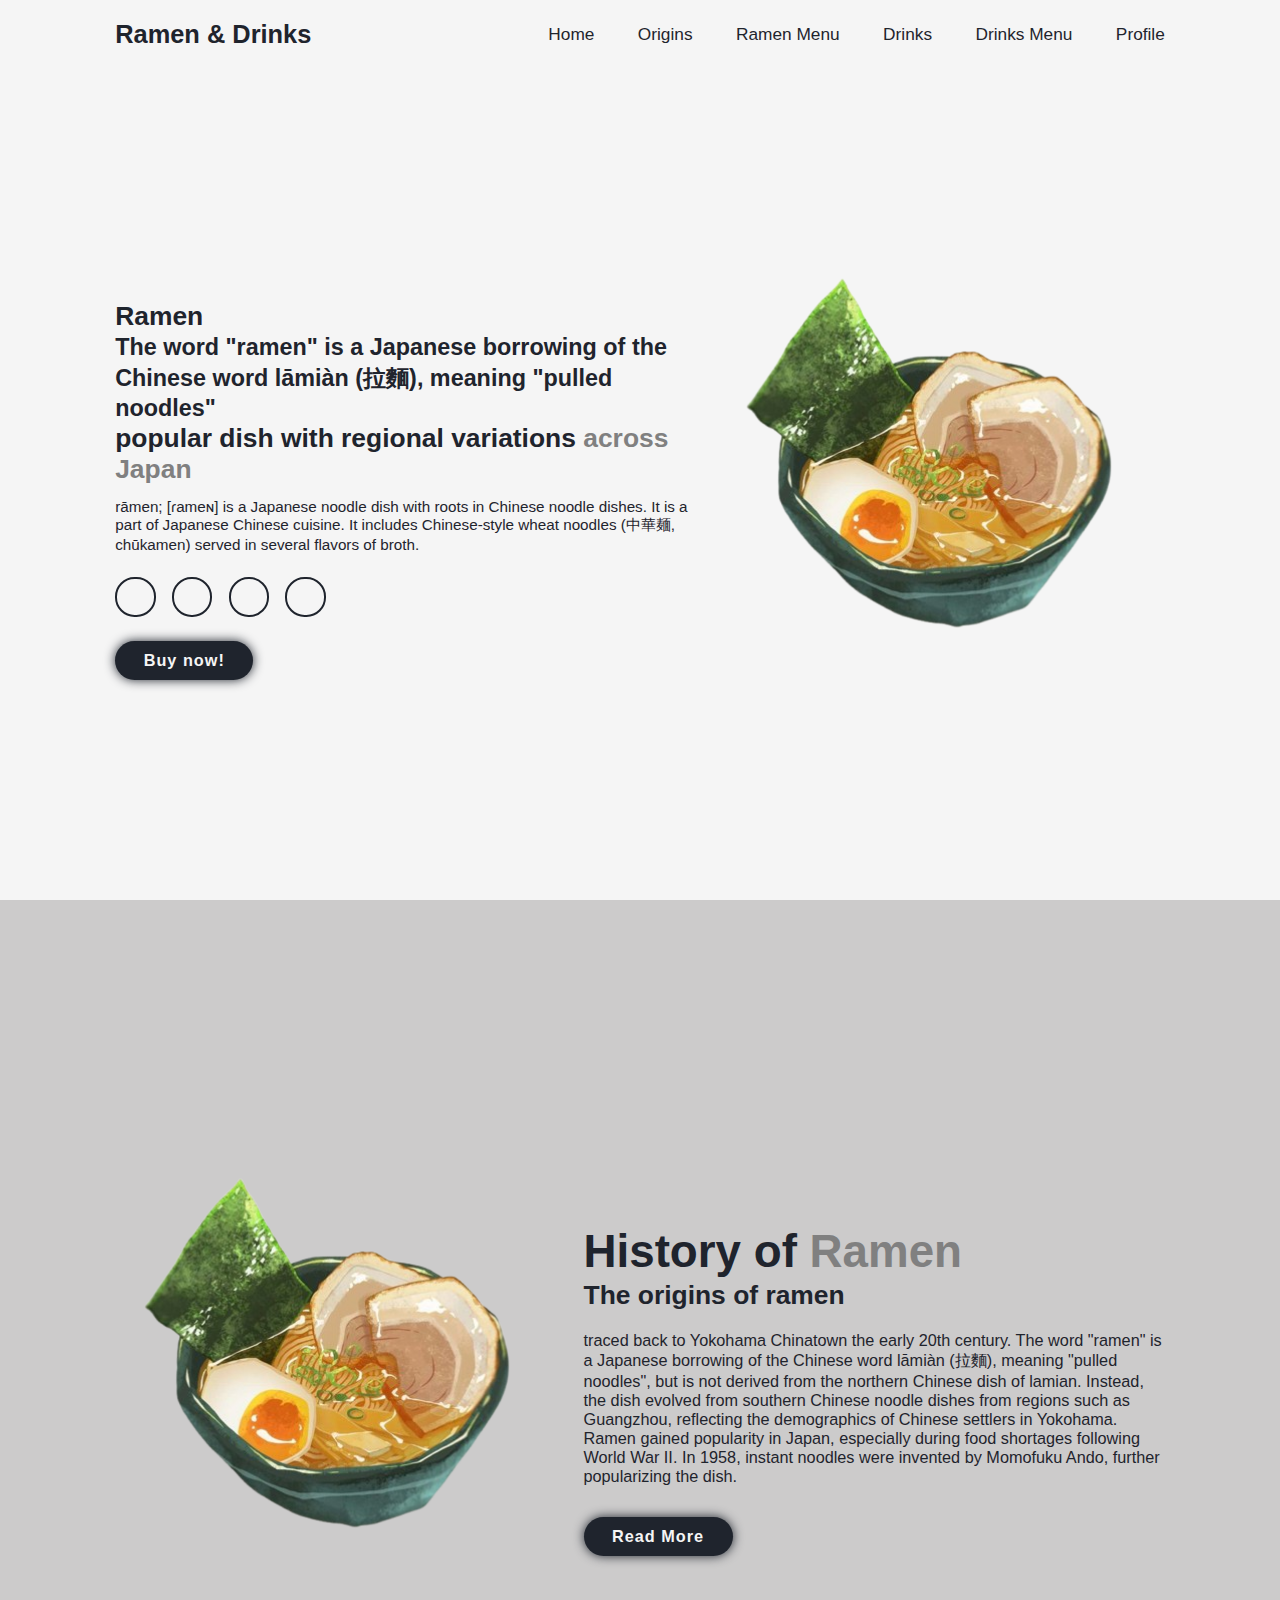
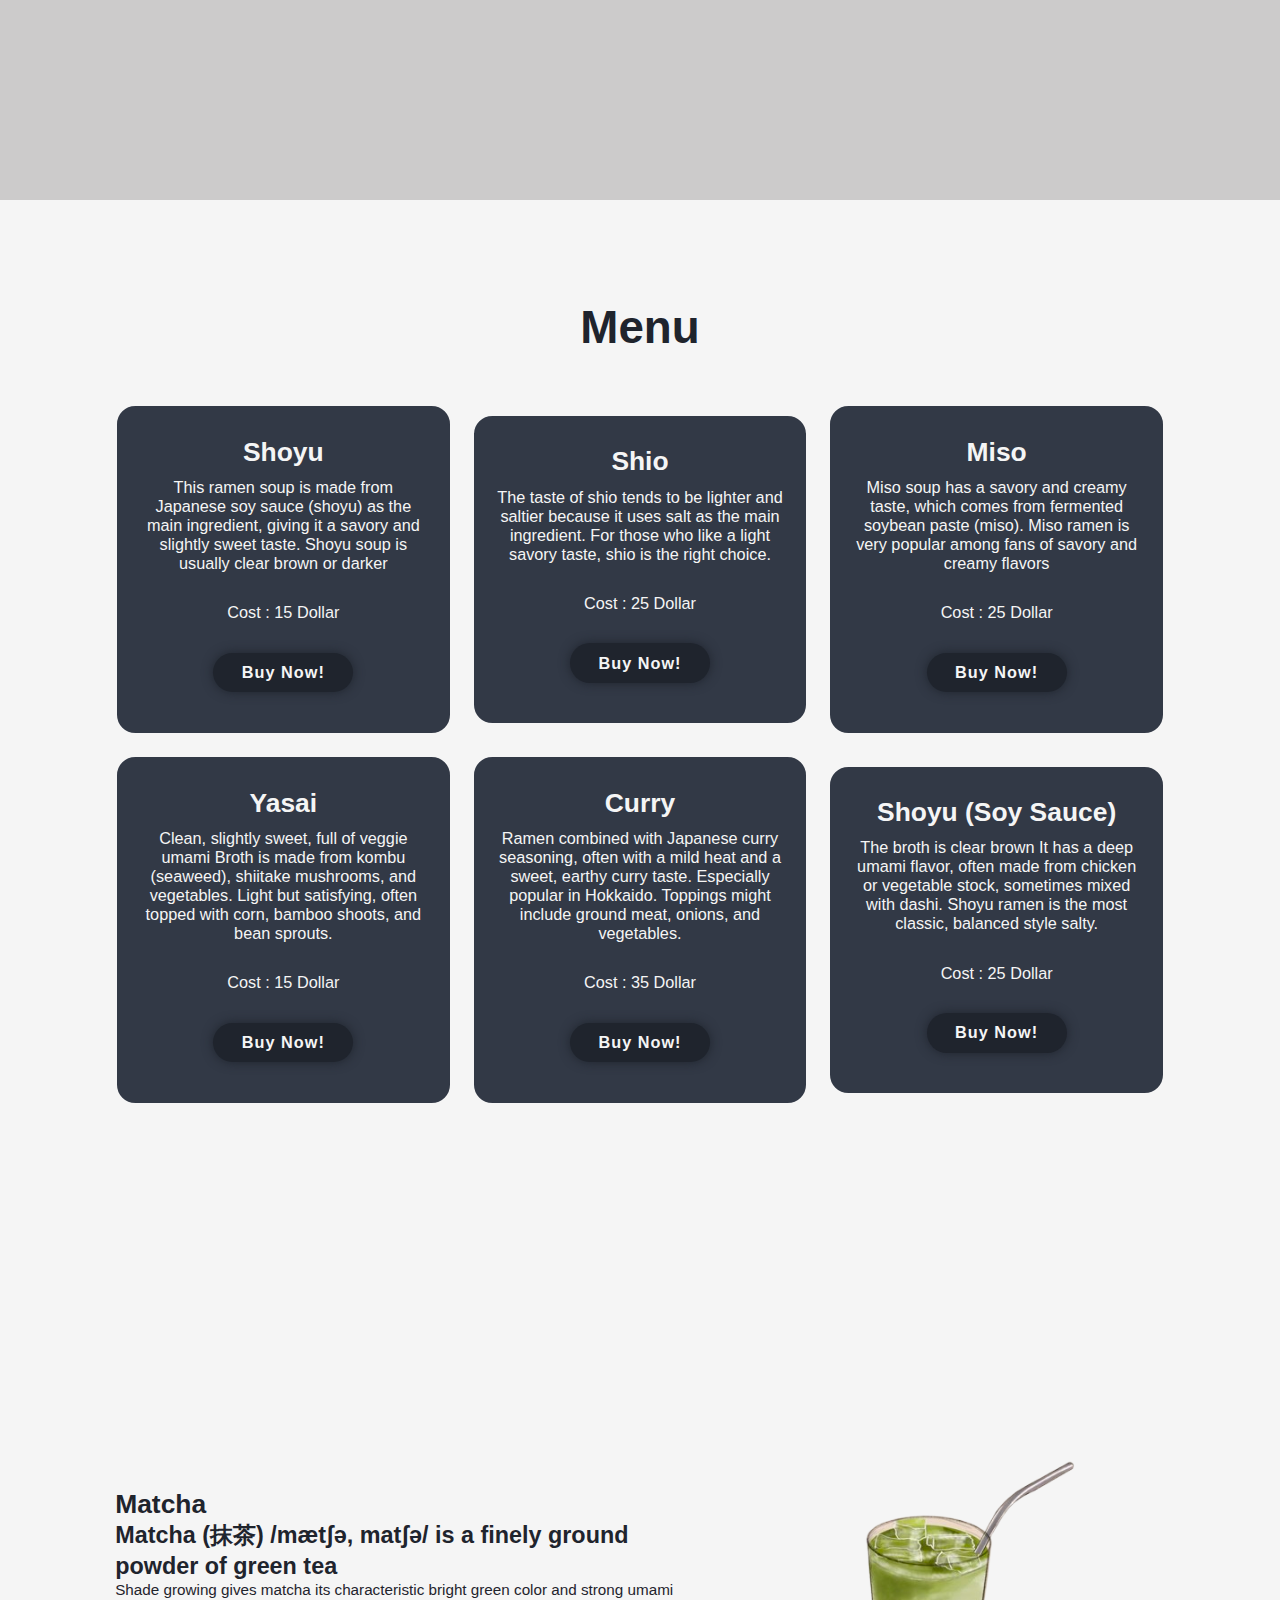
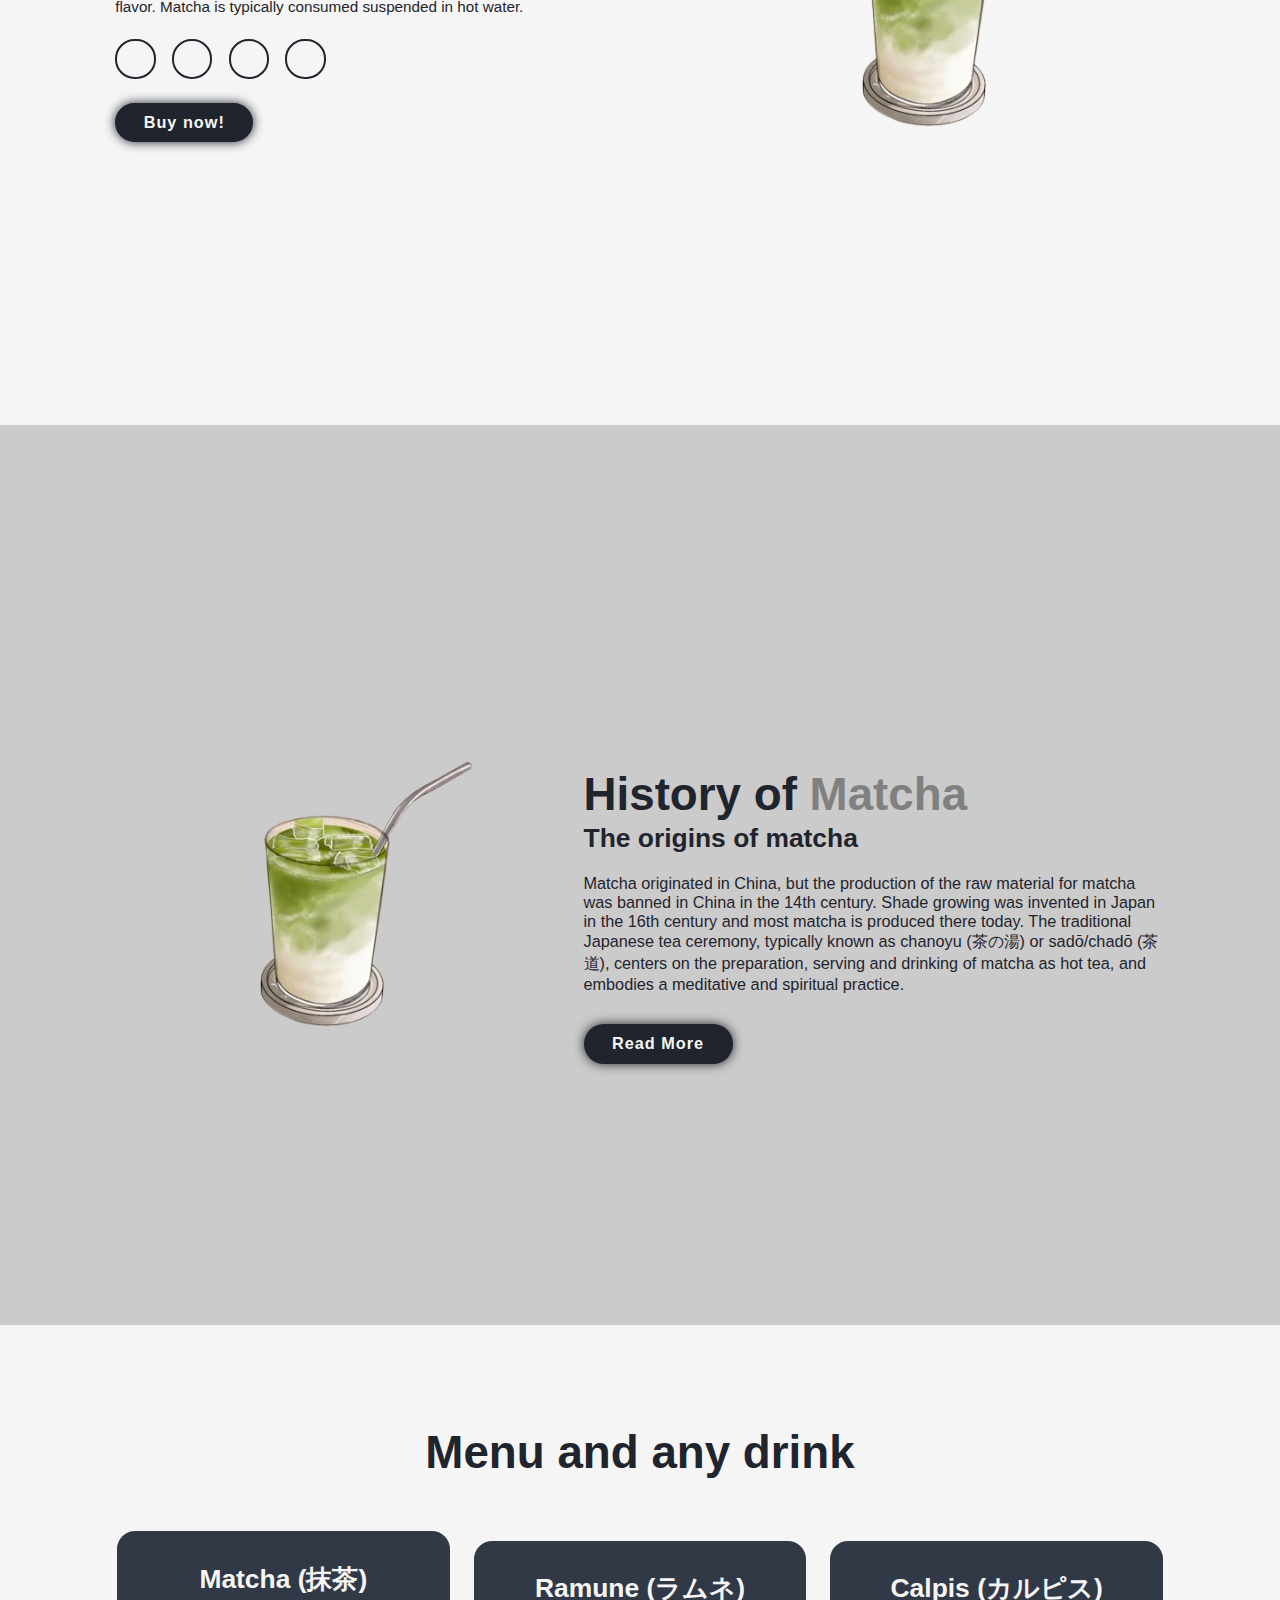
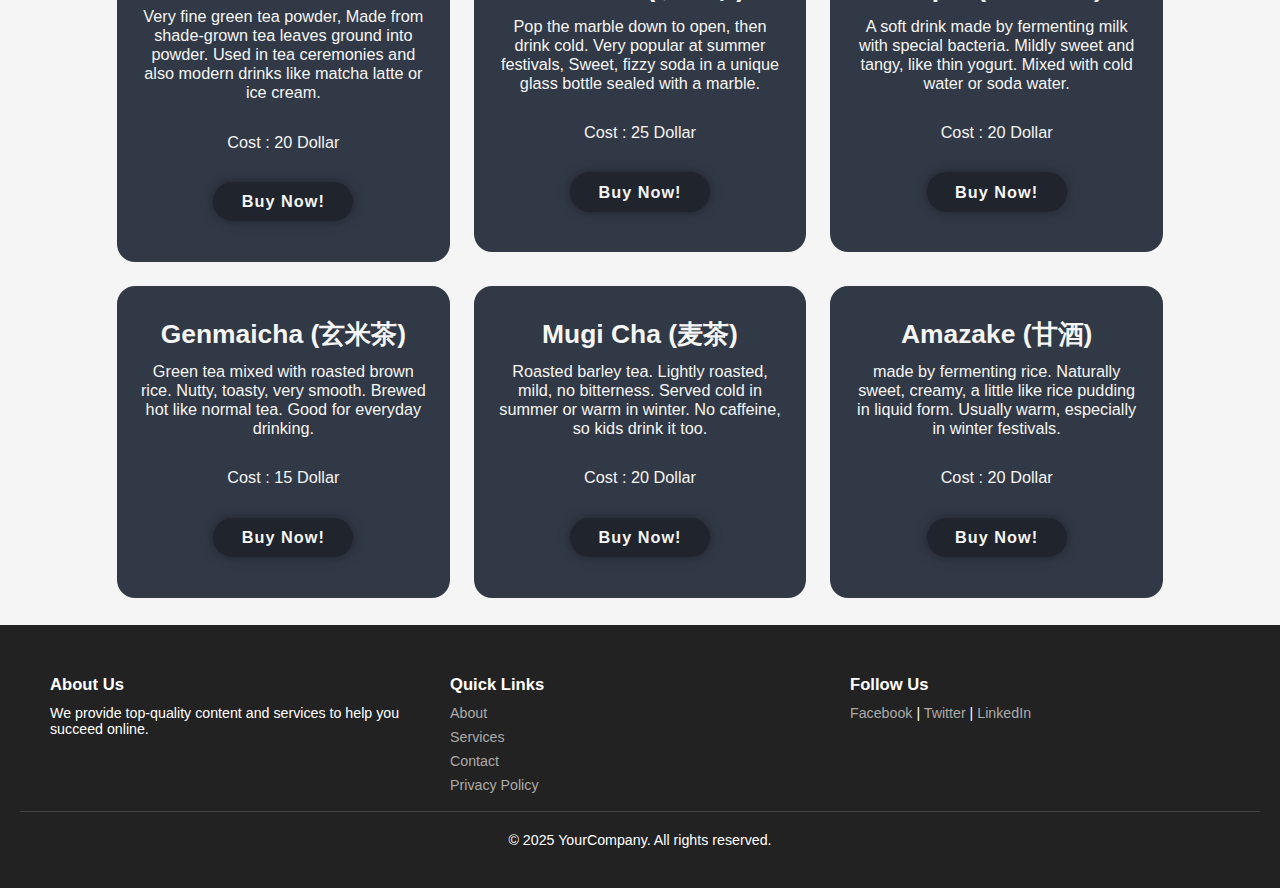
<file: index.html>
<!DOCTYPE html>
<html lang="en">
<head>
    <meta charset="UTF-8">
    <meta name="viewport" content="width=device-width, initial-scale=1.0">
    <title>Ramen & Drinks</title>
    <link rel="stylesheet" href="style.css">
    <link href="https://cdn.boxicons.com/fonts/basic/boxicons.min.css" rel="stylesheet">
    <link href="https://cdn.boxicons.com/fonts/brands/boxicons-brands.min.css" rel="stylesheet">
</head>
<body>
    <header class="header">
        <a href="" class="logo">Ramen & Drinks</a>

        <i class="bxr  bx-menu" id="menu-icon"></i> 

        <nav class="navbar">
            <a href="#home" class="active">Home</a>
            <a href="#about">Origins</a>
            <a href="#services">Ramen Menu</a>
            <a href="#drink">Drinks</a>
            <a href="#drink-menu">Drinks Menu</a>
            <a href="profile.html">Profile <link rel="stylesheet" href="profile.html"></a>
        </nav>
    </header>

    <section class="home" id="home">
        <div class="home-content">
            <h3>Ramen</h3>
            <h1> The word "ramen" is a Japanese borrowing of the Chinese word lāmiàn (拉麵), meaning "pulled noodles"</h1>
            <h3>popular dish with regional variations <span>across Japan</span></h3>
            <p>rāmen; [ɾameɴ] is a Japanese noodle dish with roots in Chinese noodle 
                dishes. It is a part of Japanese Chinese cuisine. 
                It includes Chinese-style wheat noodles (中華麺, chūkamen) served in several flavors of broth.</p>
            <div class="social-media">
                <a href="#"><i class="bxl  bx-tiktok"></i></a>
                <a href="#"><i class="bxl  bx-whatsapp"></i></a>
                <a href="#"><i class="bxl  bx-discord-alt"></i></a>
                <a href="#"><i class="bxl  bx-twitter-x"></i></a>
            </div>
            
            <a href="#" class="btn">Buy now!</a>
        </div>

        <div class="home-img">
            <img src="ramen.png" alt="">
        </div>
    </section>

    <section class="about" id="about">
        <div class="about-img">
            <img src="ramen.png" alt="">
        </div>

        <div class="about-content">
            <h2 class="heading">History of <span>Ramen</span></h2>
            <h3>The origins of ramen</h3>
            <p>traced back to Yokohama Chinatown
                the early 20th century. The word "ramen" is a Japanese 
                borrowing of the Chinese word lāmiàn (拉麵),
                meaning "pulled noodles", but is not derived from the northern 
                Chinese dish of lamian. Instead, the dish evolved from southern
                Chinese noodle dishes from regions such as Guangzhou,
                reflecting the demographics of Chinese settlers in Yokohama.
                Ramen gained popularity in Japan, especially during food shortages 
                following World War II. In 1958, instant noodles were invented by Momofuku Ando, further popularizing the dish.
            </p>

            <a href="#" class="btn">Read More</a>
        </div>
    </section>

    <section class="services" id="services">
        <h2 class="heading">Menu<span></span></h2>

        <div class="services-container">
            <div class="services-box">
                <i class="bxr  bx-bowl-noodles"></i>
                <h3>Shoyu</h3>
                <p>This ramen soup is made from Japanese 
                    soy sauce (shoyu) as the main ingredient,
                    giving it a savory and slightly sweet taste.
                    Shoyu soup is usually clear brown or darker</p>

                <p>Cost : 15 Dollar</p>
                <a href="#" class="btn">Buy Now!</a>
            </div>

            <div class="services-box">
                <i class="bxr  bx-bowl-noodles-alt"></i> 
                <h3>Shio</h3>
                <p>The taste of shio tends to be lighter and saltier
                    because it uses salt as the main ingredient.
                    For those who like a light savory taste,
                    shio is the right choice.</p>

                <p>Cost : 25 Dollar</p>
                <a href="#" class="btn">Buy Now!</a>
            </div>

            <div class="services-box">
                <i class="bxr  bx-bowl-noodles"></i>
                <h3>Miso</h3>
                <p>Miso soup has a savory and creamy taste,
                    which comes from fermented soybean paste (miso).
                     Miso ramen is very popular among fans
                     of savory and creamy flavors</p>

                <p>Cost : 25 Dollar</p>
                <a href="#" class="btn">Buy Now!</a>
            </div>

            <div class="services-box">
                <i class="bxr  bx-bowl-noodles"></i>
                <h3>Yasai </h3>
                <p>Clean, slightly sweet, full of veggie umami
                    Broth is made from kombu (seaweed), shiitake mushrooms, 
                    and vegetables. Light but satisfying, 
                    often topped with corn, bamboo shoots, and bean sprouts.</p>

                <p>Cost : 15 Dollar</p>
                <a href="#" class="btn">Buy Now!</a>
            </div>

             <div class="services-box">
                <i class="bxr  bx-bowl-noodles"></i>
                <h3>Curry</h3>
                <p>Ramen combined with Japanese curry seasoning, 
                    often with a mild heat and a sweet, earthy curry taste. 
                    Especially popular in Hokkaido. 
                    Toppings might include ground meat, onions, and vegetables.</p>

                <p>Cost : 35 Dollar</p>
                <a href="#" class="btn">Buy Now!</a>
            </div>

            <div class="services-box">
                <i class="bxr  bx-bowl-noodles"></i>
                <h3>Shoyu (Soy Sauce)</h3>
                <p>The broth is clear brown 
                    It has a deep umami flavor, often made from chicken or vegetable stock, sometimes mixed with dashi. 
                    Shoyu ramen is the most classic, balanced style salty.</p>

                <p>Cost : 25 Dollar</p>
                <a href="#" class="btn">Buy Now!</a>
            </div>
        </div>
    </section>

        <section class="home" id="drink">
        <div class="home-content">
            <h3>Matcha</h3>
            <h1>Matcha (抹茶) /mætʃə, matʃə/ is a finely ground powder of green tea</h1>
            <p>Shade growing gives matcha its characteristic bright green color and strong umami flavor. 
                Matcha is typically consumed suspended in hot water.</p>
            <div class="social-media">
                <a href="#"><i class="bxl  bx-tiktok"></i></a>
                <a href="#"><i class="bxl  bx-whatsapp"></i></a>
                <a href="#"><i class="bxl  bx-discord-alt"></i></a>
                <a href="#"><i class="bxl  bx-twitter-x"></i></a>
            </div>
            
            <a href="#" class="btn">Buy now!</a>
        </div>

        <div class="home-img">
            <img src="Matcha.png" alt="">
        </div>
    </section>

    <section class="about" id="#">
        <div class="about-img">
            <img src="Matcha.png" alt="">
        </div>

        <div class="about-content">
            <h2 class="heading">History of <span>Matcha</span></h2>
            <h3>The origins of matcha</h3>
            <p>Matcha originated in China, but the production of the raw material for matcha was banned in China in the 14th century.
                Shade growing was invented in Japan in the 16th century and most matcha is produced there today.
                The traditional Japanese tea ceremony, typically known as chanoyu (茶の湯) or sadō/chadō (茶道), 
                centers on the preparation, serving and drinking of matcha as hot tea, and embodies a meditative and spiritual practice.
            </p>

            <a href="#" class="btn">Read More</a>
        </div>
    </section>

    <section class="services" id="drink-menu">
        <h2 class="heading">Menu and any drink<span></span></h2>

        <div class="services-container">
            <div class="services-box">
                <i class="bxr  bx-cup-hot"></i>
                <h3>Matcha (抹茶)</h3>
                <p>Very fine green tea powder, Made from shade-grown tea leaves ground into powder. 
                    Used in tea ceremonies and also modern drinks like matcha latte or ice cream.
                </p>

                <p>Cost : 20 Dollar</p>
                <a href="#" class="btn">Buy Now!</a>
            </div>

            <div class="services-box">
                <i class="bxr  bx-milk-bottle"  ></i> 
                <h3>Ramune (ラムネ)</h3>
                <p>Pop the marble down to open, then drink cold. Very popular at summer festivals,
                    Sweet, fizzy soda in a unique glass bottle sealed with a marble.</p>

                <p>Cost : 25 Dollar</p>
                <a href="#" class="btn">Buy Now!</a>
            </div>

            <div class="services-box">
                <i class="bxr  bx-cup-hot"></i>
                <h3>Calpis (カルピス)</h3>
                <p>A soft drink made by fermenting milk with special bacteria. 
                    Mildly sweet and tangy, like thin yogurt. 
                    Mixed with cold water or soda water.</p>

                <p>Cost : 20 Dollar</p>
                <a href="#" class="btn">Buy Now!</a>
            </div>

            <div class="services-box">
                <i class="bxr  bx-cup-hot"></i>
                <h3>Genmaicha (玄米茶)</h3>
                <p>Green tea mixed with roasted brown rice. Nutty, toasty, very smooth. 
                    Brewed hot like normal tea. Good for everyday drinking.</p>

                <p>Cost : 15 Dollar</p>
                <a href="#" class="btn">Buy Now!</a>
            </div>

             <div class="services-box">
                <i class="bxr  bx-cup"></i>
                <h3>Mugi Cha (麦茶)</h3>
                <p>Roasted barley tea. Lightly roasted, mild, no bitterness. Served cold in summer or warm in winter. No caffeine, so kids drink it too.</p>

                <p>Cost : 20 Dollar</p>
                <a href="#" class="btn">Buy Now!</a>
            </div>

            <div class="services-box">
                <i class="bxr  bx-cup-hot"></i>
                <h3>Amazake (甘酒)</h3>
                <p>made by fermenting rice. Naturally sweet, creamy, a little like rice pudding in liquid form. Usually warm, especially in winter festivals.</p>

                <p>Cost : 20 Dollar</p>
                <a href="#" class="btn">Buy Now!</a>
            </div>
        </div>
    </section>
    <footer class="site-footer">
  <div class="footer-container">
    <div class="footer-about">
      <h3>About Us</h3>
      <p>We provide top-quality content and services to help you succeed online.</p>
    </div>
    <div class="footer-links">
      <h3>Quick Links</h3>
      <ul>
        <li><a href="/about">About</a></li>
        <li><a href="/services">Services</a></li>
        <li><a href="/contact">Contact</a></li>
        <li><a href="/privacy">Privacy Policy</a></li>
      </ul>
    </div>
    <div class="footer-social">
      <h3>Follow Us</h3>
      <a href="#">Facebook</a> |
      <a href="#">Twitter</a> |
      <a href="#">LinkedIn</a>
    </div>
  </div>
  <div class="footer-bottom">
    &copy; 2025 YourCompany. All rights reserved.
</div>
    </footer>
</body>
</html>
</file>
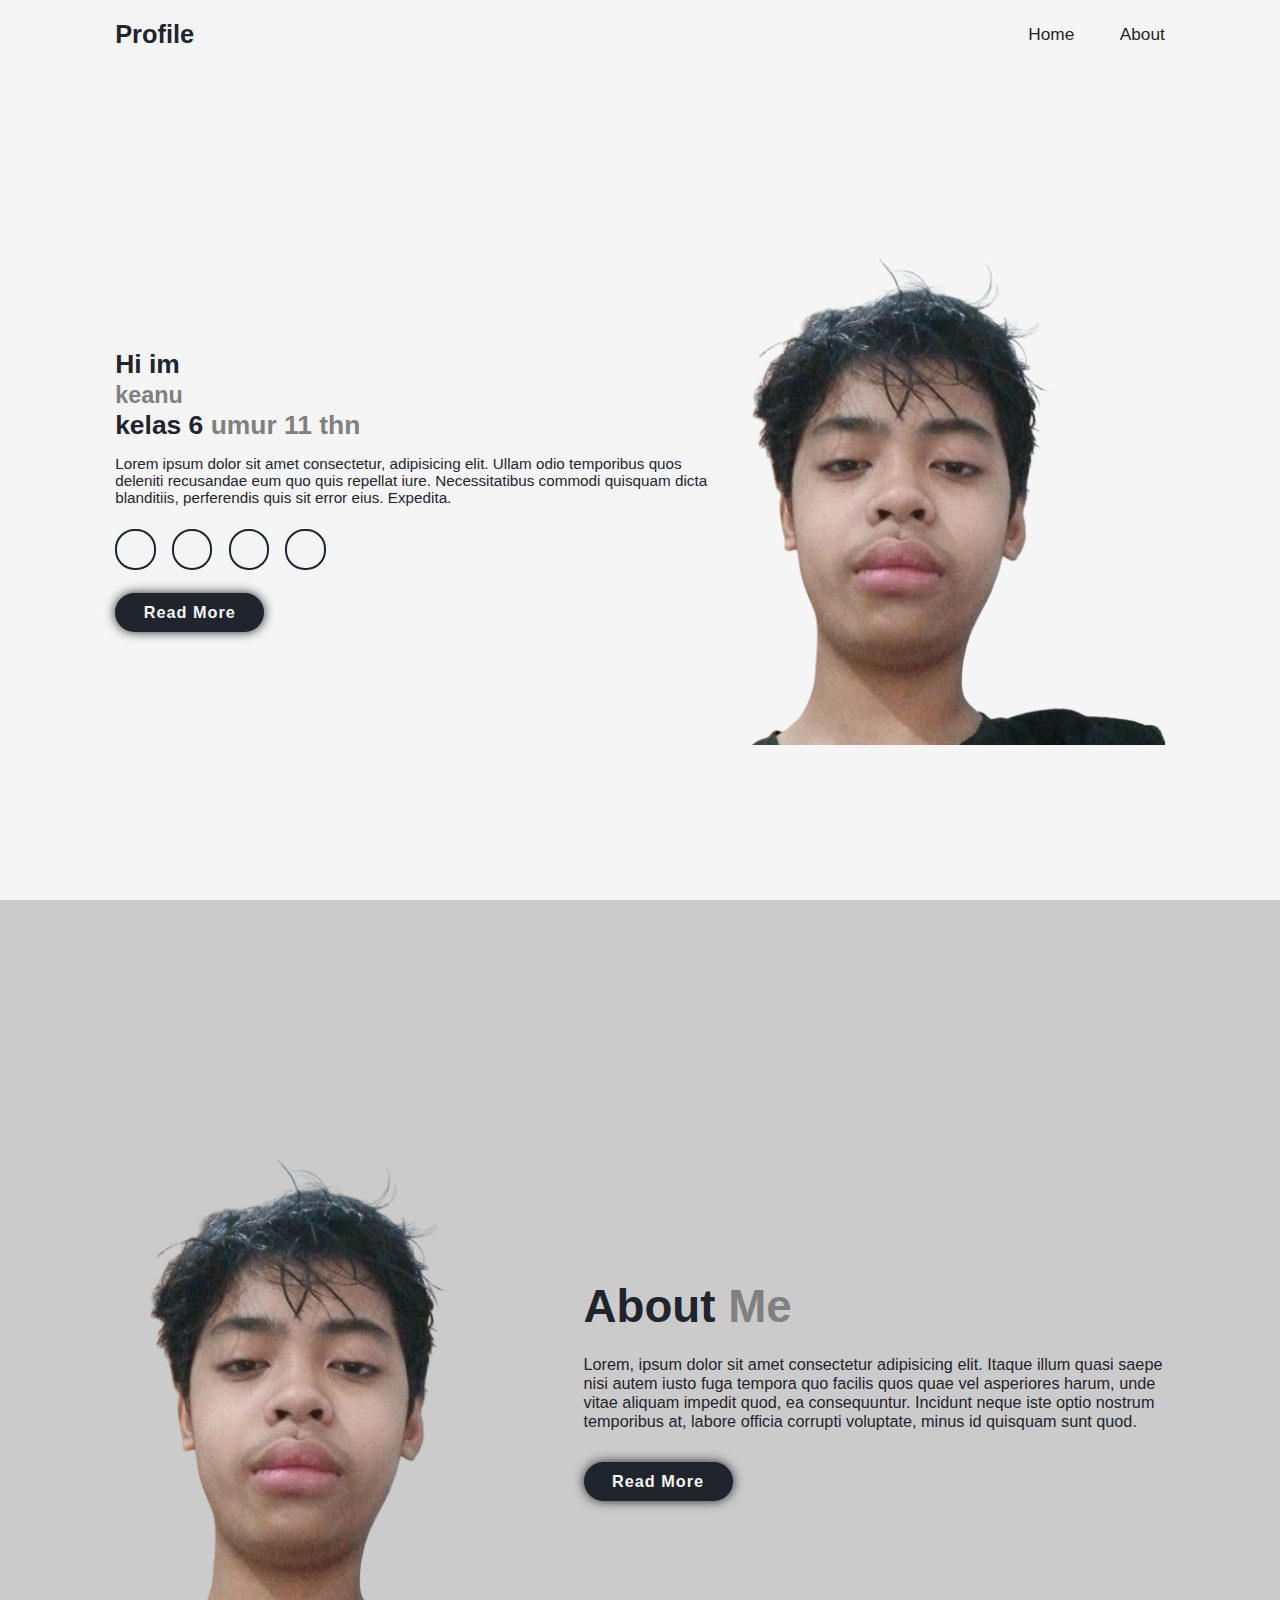
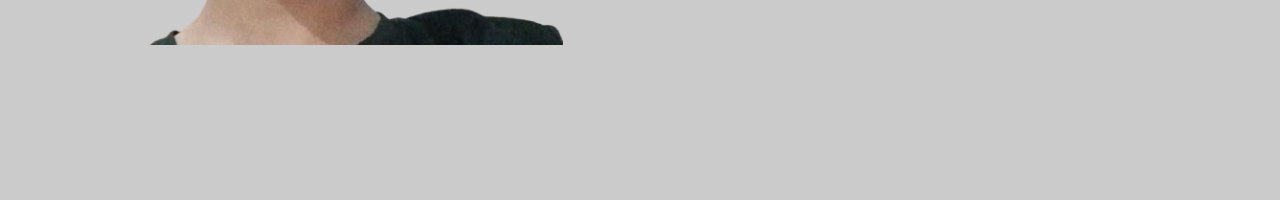
<file: profile.html>
<!DOCTYPE html>
<html lang="en">
<head>
    <meta charset="UTF-8">
    <meta name="viewport" content="width=device-width, initial-scale=1.0">
    <title>Document</title>
    <link rel="stylesheet" href="profilestyle.css">
    <link href="https://cdn.boxicons.com/fonts/basic/boxicons.min.css" rel="stylesheet">
    <link href="https://cdn.boxicons.com/fonts/brands/boxicons-brands.min.css" rel="stylesheet">
    <link href="https://fonts.googleapis.com/css2?family=Pixelify+Sans:wght@400..700&display=swap" rel="stylesheet">
</head>
<body>
        <header class="header">
        <a href="" class="logo">Profile</a>

        <i class="bxr  bx-menu" id="menu-icon"></i> 

        <nav class="navbar">
            <a href="index.html" class="active">Home <link rel="stylesheet" href="index.html"></a>
            <a href="#about">About</a>
        </nav>
    </header>

    <section class="home" id="home">
        <div class="home-content">
            <h3>Hi im</h3>
            <h1><span>keanu</span></h1>
            <h3>kelas 6 <span>umur 11 thn</span></h3>
            <p>Lorem ipsum dolor sit amet consectetur, adipisicing elit. Ullam odio temporibus quos deleniti 
                recusandae eum quo quis repellat iure.
                Necessitatibus commodi quisquam dicta blanditiis, perferendis quis sit error eius. Expedita.</p>
            <div class="social-media">
                <a href="#"><i class="bxl  bx-tiktok"></i></a>
                <a href="#"><i class="bxl  bx-whatsapp"></i></a>
                <a href="#"><i class="bxl  bx-discord-alt"></i></a>
                <a href="#"><i class="bxl  bx-twitter-x"></i></a>
            </div>
            <a href="#" class="btn">Read More</a>
        </div>

        <div class="home-img">
            <img src="A.png" alt="">
        </div>
    </section>

        <section class="about" id="about">
        <div class="about-img">
            <img src="A.png" alt="">
        </div>

        <div class="about-content">
            <h2 class="heading">About <span>Me</span></h2>
            <p>Lorem, ipsum dolor sit amet consectetur adipisicing elit. 
                Itaque illum quasi saepe nisi autem iusto fuga tempora quo facilis quos quae vel asperiores harum, 
                unde vitae aliquam impedit quod, ea consequuntur. Incidunt neque iste optio nostrum temporibus at, 
                labore officia corrupti voluptate, minus id quisquam sunt quod.
            </p>
            <a href="#" class="btn">Read More</a>
        </div>
    </section>
</body>
</html>
</file>
<file: style.css>
* {
    margin: 0;
    padding: 0;
    box-sizing: border-box;
    text-decoration: none;
    border: none;
    outline: none;
    scroll-behavior: smooth;
    font-family: 'Poppins', sans-serif;
}

:root {
    --bg-color: #f5f5f5;
    --second-bg-color: #323946;
    --text-color: #1f242d;
    --main-color: #cccbcb;
}

html {
    font-size: 63.5%;
    overflow-x: hidden;
}

body {
    background: var(--bg-color);
    color: var(--text-color);
}

section {
    min-height: 100vh;
    padding: 10rem 9% 2rem;

}

.header {
    position: fixed;
    top: 0;
    left: 0;
    width: 100%;
    padding: 2rem 9%;
    background: var(--bg-color);
    display: flex;
    justify-content: space-between;
    align-items: center;
    z-index: 100;
}

.logo {
    font-size: 2.5rem;
    color: var(--text-color);
    font-weight: 600;
    cursor: default;
}

.navbar a {
    font-size: 1.7rem;
    color: var(--text-color);
    margin-left: 4rem;
    transition: .3s;
}

.navbar a:hover 
.navbar a:active{
    color: var(--main-color);
}

#menu-icon {
    font-size: 3.6rem;
    color: var(--text-color);
    display: none;
}

.home {
    display:flex;
    justify-content: center;
    align-items: center;
}

.home-img img {
    width: 35vw;
}

.home-content h3 {
    font-size: 2.6rem;
    font-weight: 700;
}

.home-content h3:nth-of-type(2) {
    margin-bottom: 1.3rem;
}

span {
    color: gray;
}

.home-content h1 {
    font-size: 2.3rem;
    font-weight: 700;
    line-height: 1.3;
}

.home-content p {
    font-size: 1.5rem;
}

.social-media a {
    display: inline-flex;
    justify-content: center;
    align-items: center;
    width: 4rem;
    height: 4rem;
    background: transparent;
    border: .2rem solid var(--text-color);
    border-radius: 48%;
    font-size: 1.5rem;
    color: var(--text-color);
    margin: 2.3rem 1.3rem 2.3rem 0;
    transition: .5s ease;
}

.social-media a:hover {
    background: var(--text-color);
    color: var(--bg-color);
    box-shadow: 0 0 1rem var(--text-color)
}

.btn {
    display: inline-block;
    padding: 1rem 2.8rem;
    background: var(--text-color);
    border-radius: 4rem;
    box-shadow: 0 0 1rem var(--text-color);
    font-size: 1.6rem;
    color: var(--bg-color);
    letter-spacing: .1rem;
    font-weight: 600;
    transition: .5s ease;
}

.btn:hover {
    box-shadow: none;
}

.about {
    display: flex;
    justify-content: center;
    align-items: center;
    gap: 2rem;
    background: var(--main-color);
}

.about-img img {
    width: 35vw;
}

.heading {
    text-align: center;
    font-size: 4.5rem;
}

.about-content h2 {
    text-align: left;
    line-height: 1.2;
}

.about-content h3 {
    font-size: 2.6rem;
}

.about-content p {
    font-size: 1.6rem;
    margin: 2rem 0 3rem;
}

.services h2 {
    margin-bottom: 5rem;
}

.services-container {
    display: flex;
    justify-content: center;
    align-items: center;
    flex-wrap: wrap;
    gap: 2rem;
}

.services-container .services-box {
    flex: 1 1 30rem;
    background: var(--second-bg-color);
    padding: 3rem 2rem 4rem;
    border-radius: 2rem;
    text-align: center;
    border: .2rem solid var(--bg-color);
    transition: .5s ease;
}

.services-container .services-box:hover {
    border-color: var(--bg-color);
    transform: scale(1.02);
}

.services-box i {
    font-size: 7rem;
    color: var(--bg-color);
}

.services-box h3 {
    font-size: 2.6rem;
    color: var(--bg-color);
}

.services-box p {
    font-size: 1.6rem;
    margin: 1rem 0 3rem;
    color: var(--bg-color);
}

/* CSS */
.site-footer {
  background-color: #222;
  color: #fff;
  padding: 40px 20px;
  font-family: Arial, sans-serif;
}

.footer-container {
  display: flex;
  flex-wrap: wrap;
  justify-content: space-between;
  max-width: 1200px;
  margin: auto;
  font-size: 1.4rem;
}

.footer-container > div {
  flex: 1 1 200px;
  margin: 10px;
}

.footer-container h3 {
  margin-bottom: 10px;
}

.footer-links ul {
  list-style: none;
  padding: 0;
}

.footer-links li {
  margin-bottom: 8px;
}

.footer-links a,
.footer-social a {
  color: #aaa;
  text-decoration: none;
}

.footer-links a:hover,
.footer-social a:hover {
  color: #fff;
}

.footer-bottom {
  text-align: center;
  padding-top: 20px;
  border-top: 1px solid #444;
  font-size: 1.4em;
}
</file>
<file: profilestyle.css>
* {
    margin: 0;
    padding: 0;
    box-sizing: border-box;
    text-decoration: none;
    border: none;
    outline: none;
    scroll-behavior: smooth;
    font-family: 'Poppins', sans-serif;
}

:root {
    --bg-color: #f5f5f5;
    --second-bg-color: #323946;
    --text-color: #1f242d;
    --main-color: #cccbcb;
}

html {
    font-size: 63.5%;
    overflow-x: hidden;
}

body {
    background: var(--bg-color);
    color: var(--text-color);
}

section {
    min-height: 100vh;
    padding: 10rem 9% 2rem;

}

.header {
    position: fixed;
    top: 0;
    left: 0;
    width: 100%;
    padding: 2rem 9%;
    background: var(--bg-color);
    display: flex;
    justify-content: space-between;
    align-items: center;
    z-index: 100;
}

.logo {
    font-size: 2.5rem;
    color: var(--text-color);
    font-weight: 600;
    cursor: default;
}

.navbar a {
    font-size: 1.7rem;
    color: var(--text-color);
    margin-left: 4rem;
    transition: .3s;
}

.navbar a:hover 
.navbar a:active{
    color: var(--main-color);
}

#menu-icon {
    font-size: 3.6rem;
    color: var(--text-color);
    display: none;
}

.home {
    display:flex;
    justify-content: center;
    align-items: center;
}

.home-img img {
    width: 35vw;
}

.home-content h3 {
    font-size: 2.6rem;
    font-weight: 700;
}

.home-content h3:nth-of-type(2) {
    margin-bottom: 1.3rem;
}

span {
    color: gray;
}

.home-content h1 {
    font-size: 2.3rem;
    font-weight: 700;
    line-height: 1.3;
}

.home-content p {
    font-size: 1.5rem;
}

.btn {
    display: inline-block;
    padding: 1rem 2.8rem;
    background: var(--text-color);
    border-radius: 4rem;
    box-shadow: 0 0 1rem var(--text-color);
    font-size: 1.6rem;
    color: var(--bg-color);
    letter-spacing: .1rem;
    font-weight: 600;
    transition: .5s ease;
}

.btn:hover {
    box-shadow: none;
}

.about {
    display: flex;
    justify-content: center;
    align-items: center;
    gap: 2rem;
    background: var(--main-color);
}

.about-img img {
    width: 35vw;
}

.heading {
    text-align: center;
    font-size: 4.5rem;
}

.about-content h2 {
    text-align: left;
    line-height: 1.2;
}

.about-content h3 {
    font-size: 2.6rem;
}

.about-content p {
    font-size: 1.6rem;
    margin: 2rem 0 3rem;
}

.social-media a {
    display: inline-flex;
    justify-content: center;
    align-items: center;
    width: 4rem;
    height: 4rem;
    background: transparent;
    border: .2rem solid var(--text-color);
    border-radius: 48%;
    font-size: 1.5rem;
    color: var(--text-color);
    margin: 2.3rem 1.3rem 2.3rem 0;
    transition: .5s ease;
}

.social-media a:hover {
    background: var(--text-color);
    color: var(--bg-color);
    box-shadow: 0 0 1rem var(--text-color);
}
</file>
